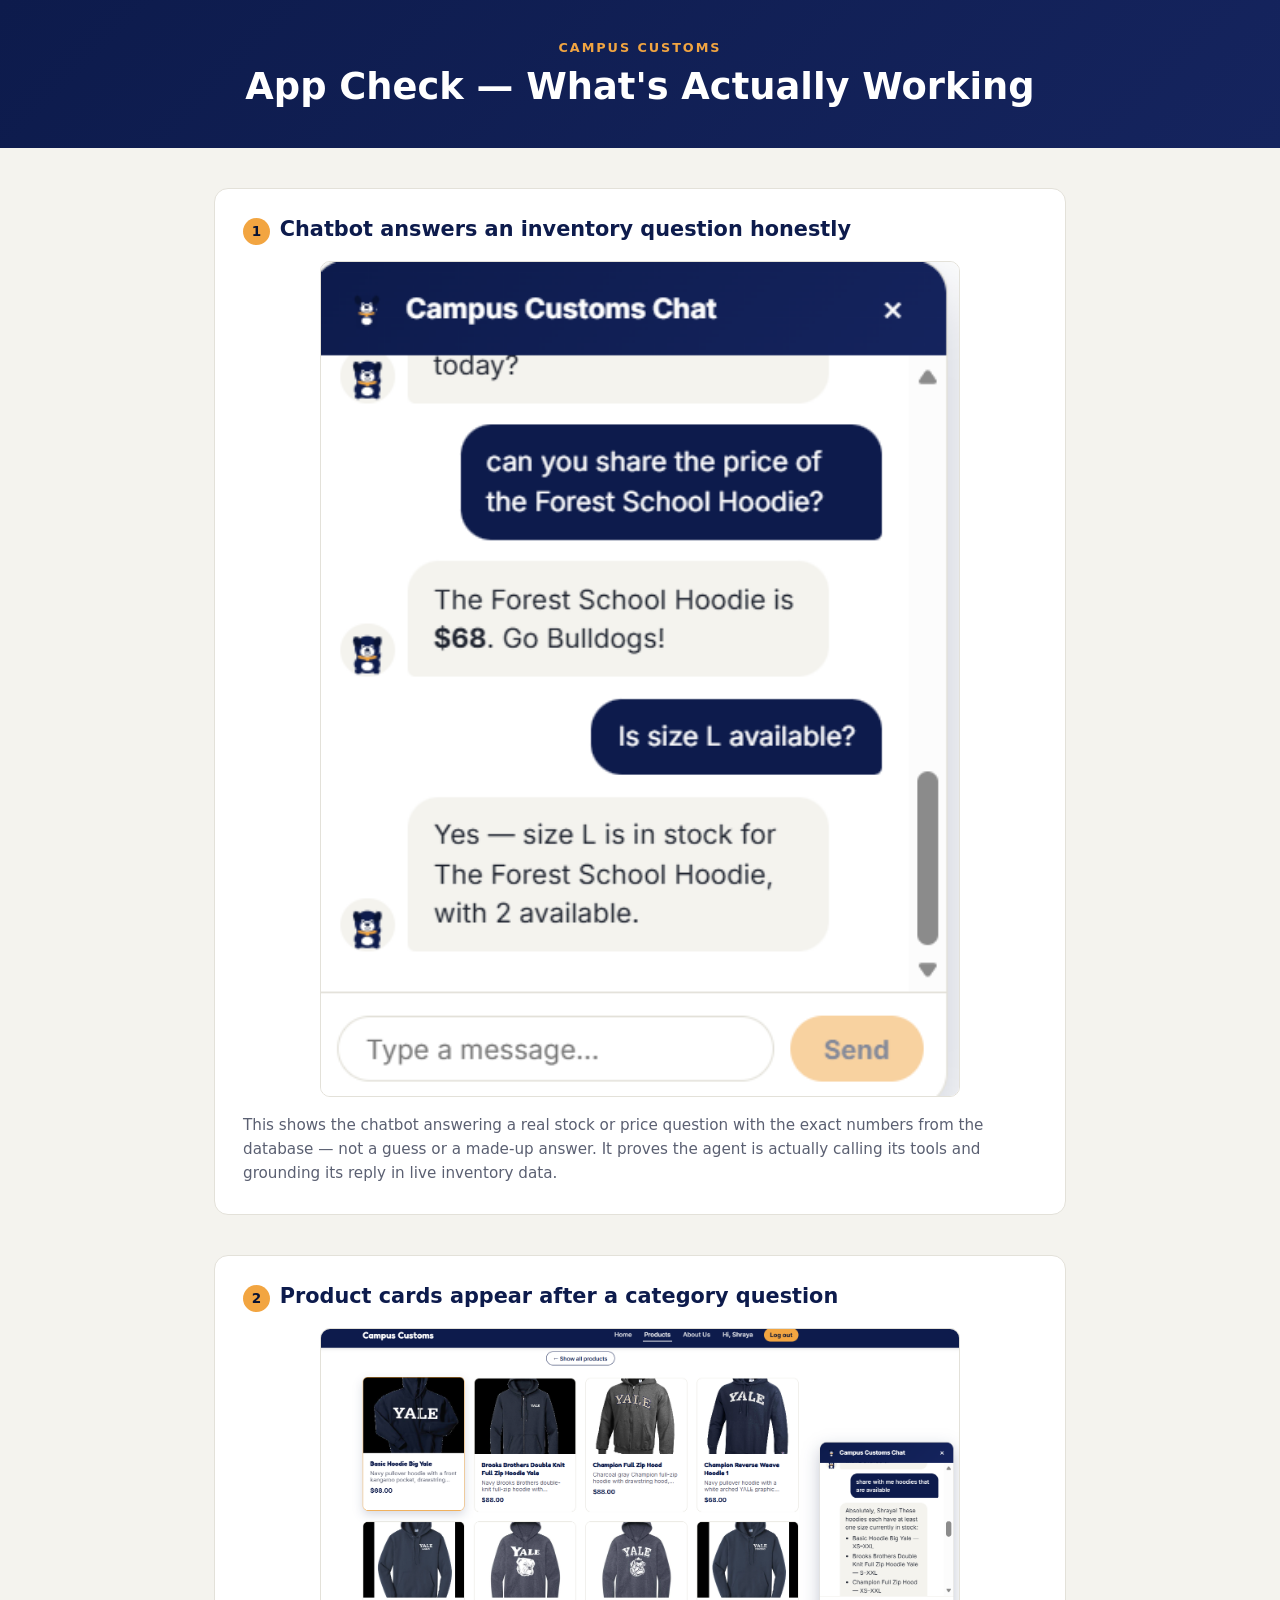
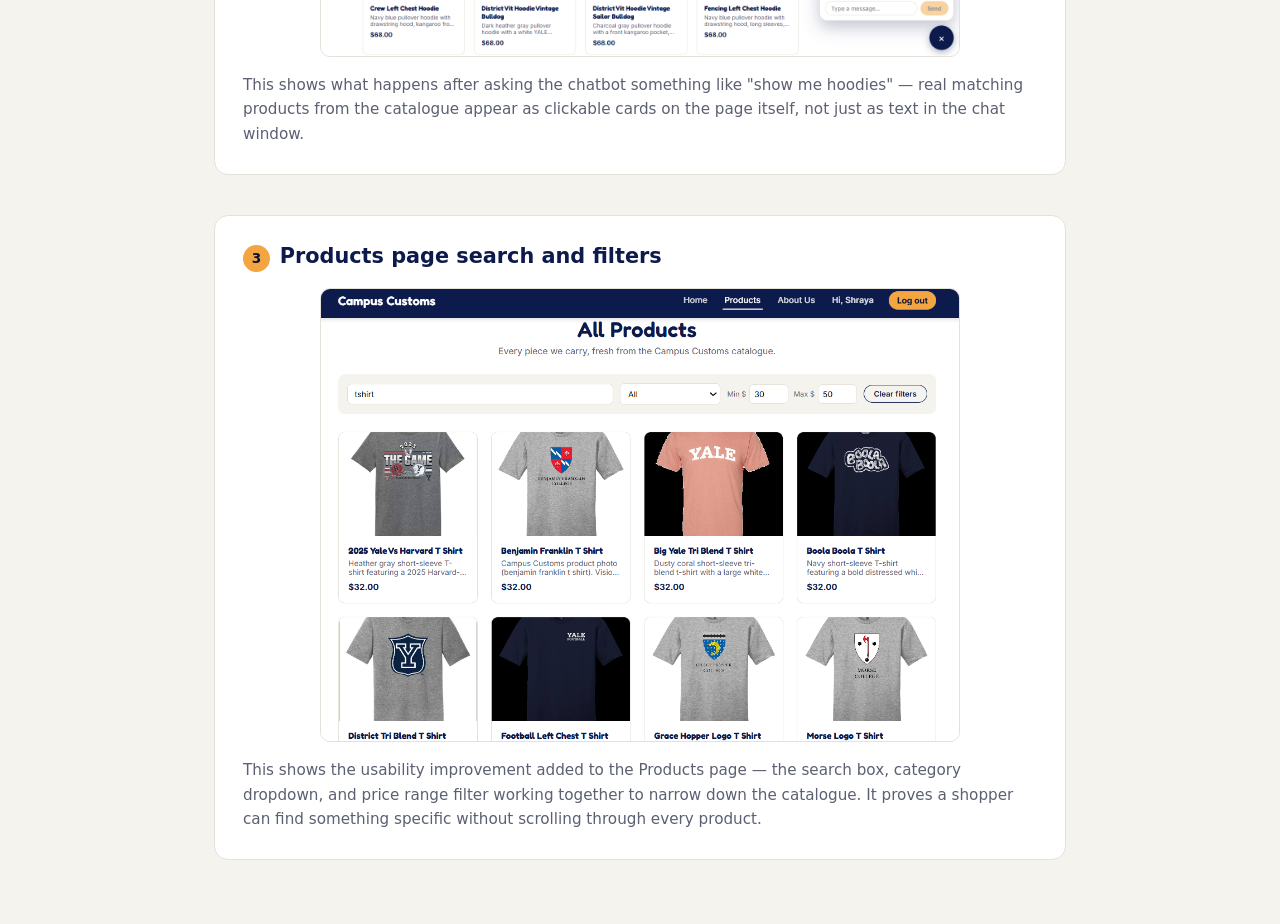
<file: output/app_check.html>
<!doctype html>
<html lang="en">
<head>
<meta charset="UTF-8" />
<title>Campus Customs — App Check</title>
<style>
  :root {
    --navy: #0d1b4c;
    --navy-dark: #081334;
    --gold: #f2a541;
    --cream: #f4f3ee;
    --border: #e3e1d9;
    --text: #1f2430;
    --text-muted: #5b6072;
  }

  * {
    box-sizing: border-box;
  }

  body {
    margin: 0;
    font-family: "Inter", "Segoe UI", system-ui, -apple-system, sans-serif;
    color: var(--text);
    background-color: var(--cream);
  }

  header {
    background: linear-gradient(135deg, var(--navy) 0%, #15245e 100%);
    color: #ffffff;
    padding: 2.5rem 1.5rem;
    text-align: center;
  }

  header p {
    text-transform: uppercase;
    letter-spacing: 0.15em;
    font-size: 0.8rem;
    font-weight: 700;
    color: var(--gold);
    margin: 0 0 0.6rem;
  }

  header h1 {
    margin: 0;
    font-size: clamp(1.6rem, 3.5vw, 2.3rem);
  }

  main {
    max-width: 900px;
    margin: 0 auto;
    padding: 2.5rem 1.5rem 4rem;
    display: flex;
    flex-direction: column;
    gap: 2.5rem;
  }

  section {
    background-color: #ffffff;
    border: 1px solid var(--border);
    border-radius: 14px;
    padding: 1.75rem;
  }

  section h2 {
    margin: 0 0 0.3rem;
    color: var(--navy);
    font-size: 1.3rem;
  }

  .section-number {
    display: inline-block;
    background-color: var(--gold);
    color: var(--navy-dark);
    font-weight: 700;
    font-size: 0.85rem;
    width: 1.7rem;
    height: 1.7rem;
    line-height: 1.7rem;
    text-align: center;
    border-radius: 50%;
    margin-right: 0.6rem;
  }

  .screenshot {
    display: block;
    width: 100%;
    max-width: 640px;
    margin: 1rem auto;
    border: 1px solid var(--border);
    border-radius: 10px;
  }

  .caption {
    margin: 1rem 0 0;
    color: var(--text-muted);
    font-size: 0.95rem;
    line-height: 1.6;
  }

  .missing {
    margin: 1rem auto;
    max-width: 640px;
    padding: 2rem;
    text-align: center;
    color: var(--text-muted);
    background-color: var(--cream);
    border: 1px dashed var(--border);
    border-radius: 10px;
    font-size: 0.9rem;
  }
</style>
</head>
<body>
  <header>
    <p>Campus Customs</p>
    <h1>App Check — What's Actually Working</h1>
  </header>

  <main>
    <section>
      <h2><span class="section-number">1</span>Chatbot answers an inventory question honestly</h2>
      <img
        class="screenshot"
        src="app_check_images/inventory.png"
        alt="Chatbot answering a stock/price question with real data"
        onerror="this.replaceWith(Object.assign(document.createElement('p'), {className: 'missing', textContent: 'Screenshot not added yet: app_check_images/inventory.png'}))"
      />
      <p class="caption">
        This shows the chatbot answering a real stock or price question with the exact numbers
        from the database — not a guess or a made-up answer. It proves the agent is actually
        calling its tools and grounding its reply in live inventory data.
      </p>
    </section>

    <section>
      <h2><span class="section-number">2</span>Product cards appear after a category question</h2>
      <img
        class="screenshot"
        src="app_check_images/search_cards.png"
        alt="Product cards shown on the page after asking the chatbot about a category"
        onerror="this.replaceWith(Object.assign(document.createElement('p'), {className: 'missing', textContent: 'Screenshot not added yet: app_check_images/search_cards.png'}))"
      />
      <p class="caption">
        This shows what happens after asking the chatbot something like "show me hoodies" — real
        matching products from the catalogue appear as clickable cards on the page itself, not
        just as text in the chat window.
      </p>
    </section>

    <section>
      <h2><span class="section-number">3</span>Products page search and filters</h2>
      <img
        class="screenshot"
        src="app_check_images/feature.png"
        alt="Products page showing the search box, category filter, and price range filter"
        onerror="this.replaceWith(Object.assign(document.createElement('p'), {className: 'missing', textContent: 'Screenshot not added yet: app_check_images/feature.png'}))"
      />
      <p class="caption">
        This shows the usability improvement added to the Products page — the search box,
        category dropdown, and price range filter working together to narrow down the catalogue.
        It proves a shopper can find something specific without scrolling through every product.
      </p>
    </section>
  </main>
</body>
</html>
</file>
